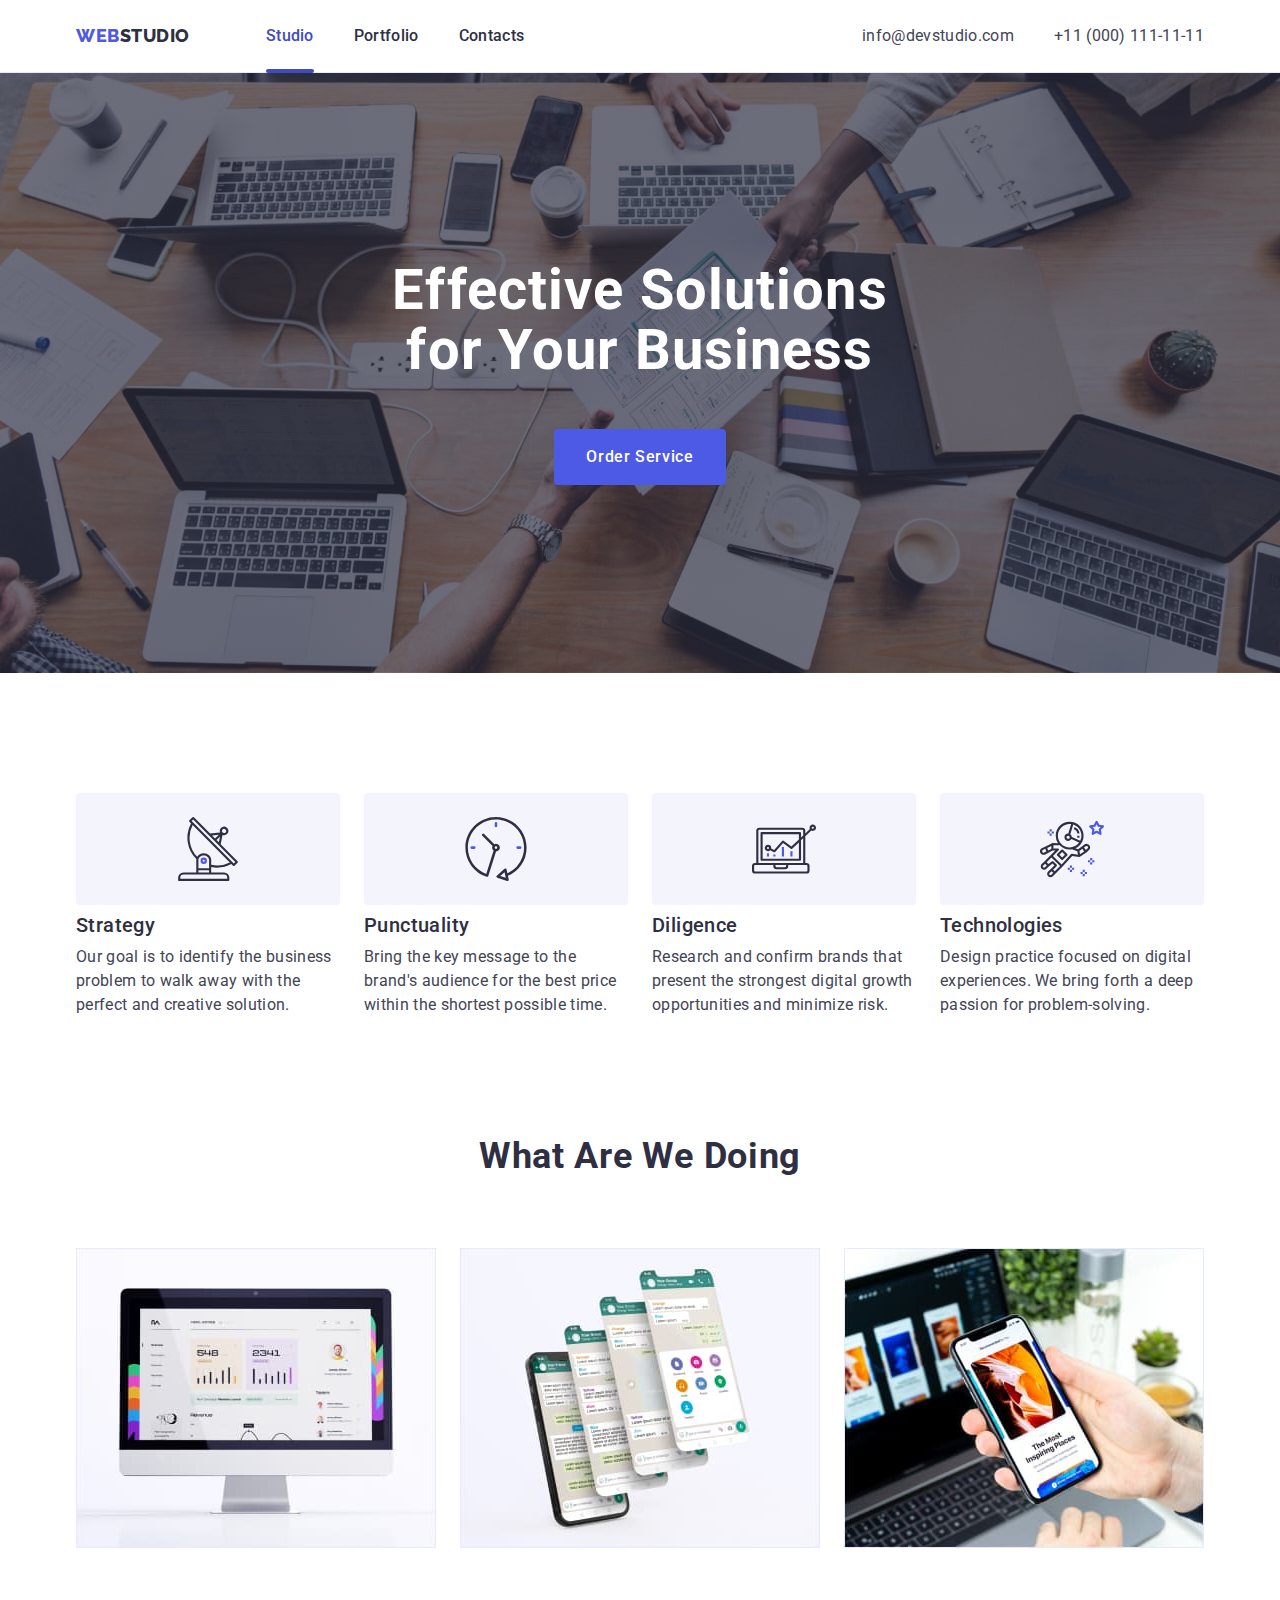
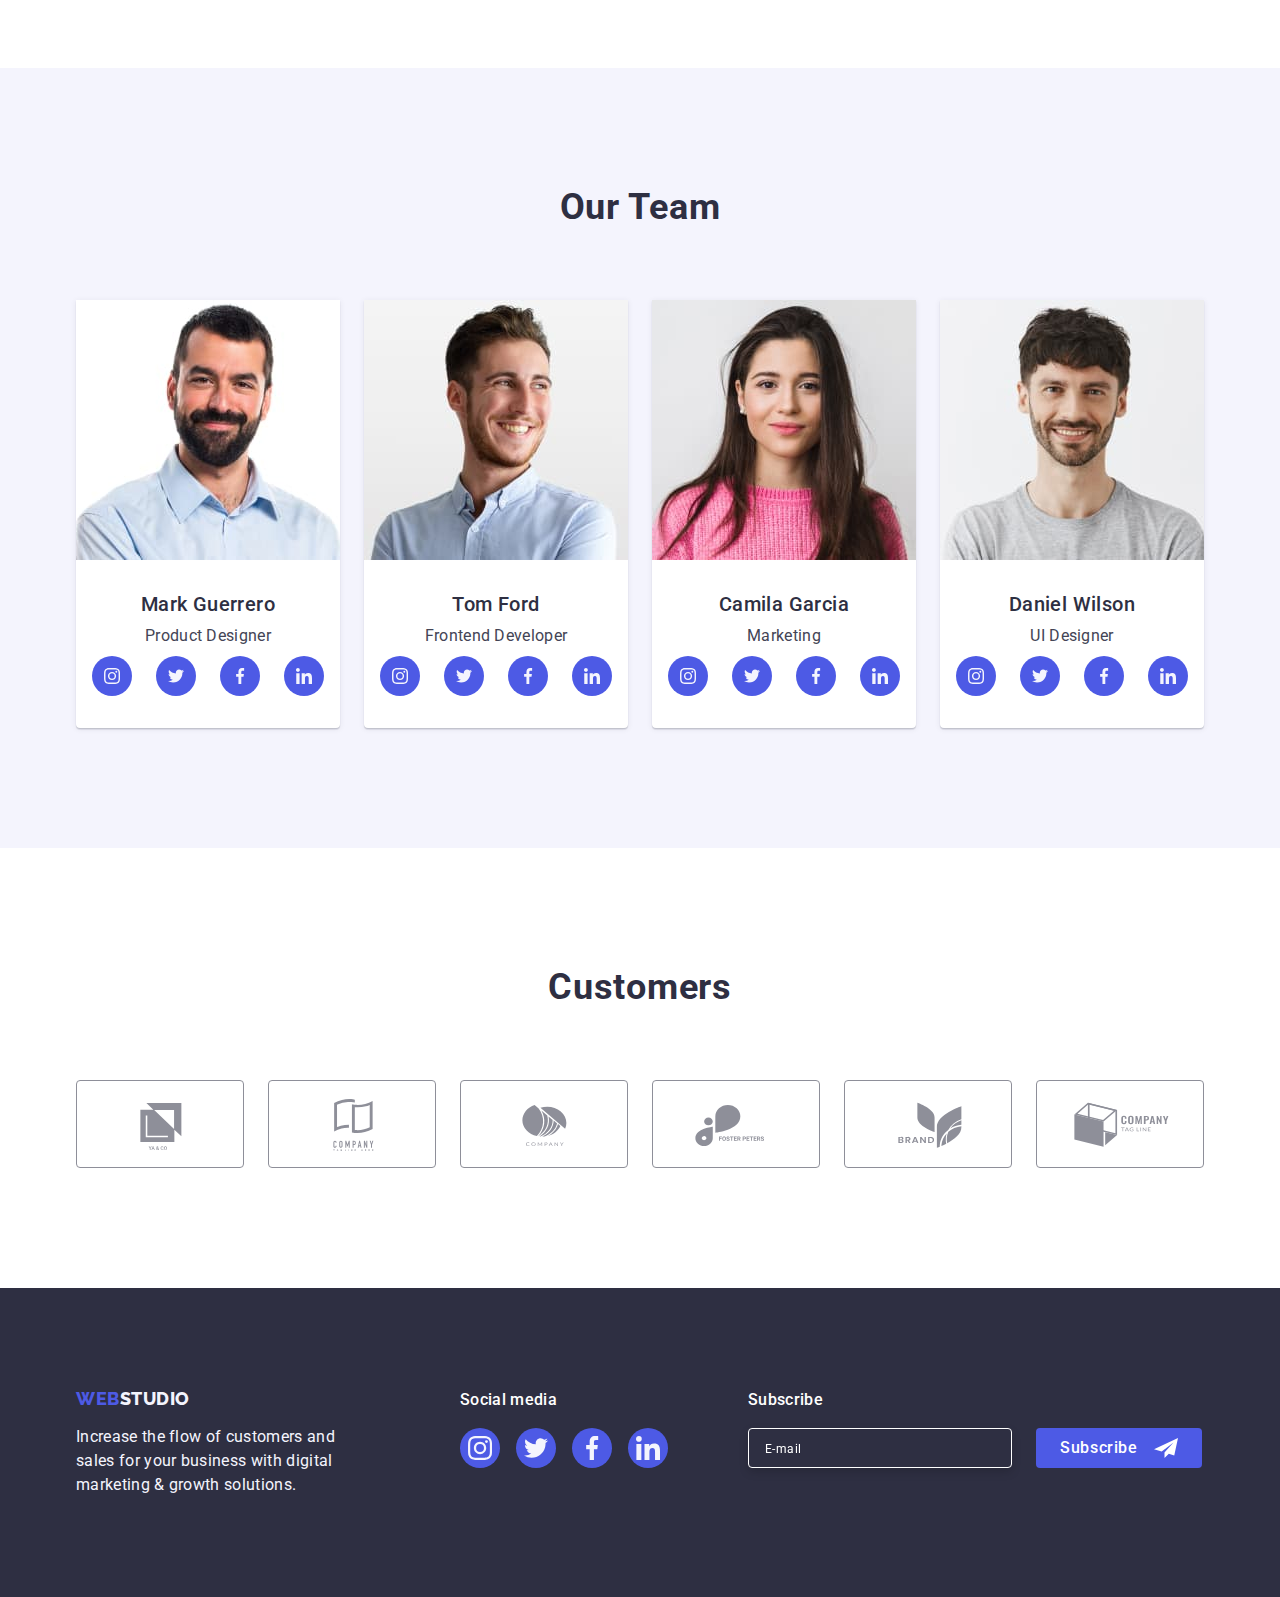
<file: index.html>
<!DOCTYPE html>
<html lang="en">

<head>
    <meta charset="UTF-8">
    <meta http-equiv="X-UA-Compatible" content="IE=edge">
    <meta name="viewport" content="width=device-width, initial-scale=1.0">
    <title>WebStudio</title>
    <link rel="preconnect" href="https://fonts.googleapis.com">
    <link rel="preconnect" href="https://fonts.gstatic.com" crossorigin>
    <link
        href="https://fonts.googleapis.com/css2?family=Raleway:wght@800&family=Roboto:wght@400;500;700;900&display=swap"
        rel="stylesheet">
    <link rel="stylesheet"
        href="https://cdnjs.cloudflare.com/ajax/libs/modern-normalize/1.1.0/modern-normalize.min.css">
    <link rel="stylesheet" href="./css/styles.css">
</head>

<body>

    <!-- HEADER -->

    <header class="header-page">
        <div class="container header-container">
            <nav class="nav-menu">
                <a class="logo link" href="./index.html">Web<span class="logo-light-theme">Studio</span></a>
                <ul class="menu list">
                    <li class="menu-item">
                        <a class="menu-link active link" href="./index.html">Studio</a>
                    </li>
                    <li class="menu-item">
                        <a class="menu-link link" href="./portfolio.html">Portfolio</a>
                    </li>
                    <li class="menu-item">
                        <a class="menu-link link" href="">Contacts</a>
                    </li>
                </ul>
            </nav>
            <address class="address">
                <ul class="contact list">
                    <li class="contact-item">
                        <a class="contact-link link" href="mailto:info@devstudio.com">info@devstudio.com</a>
                    </li>
                    <li class="contact-item">
                        <a class="contact-link link" href="tel:+110001111111">+11 (000) 111-11-11</a>
                    </li>
                </ul>
            </address>
            <button class="modal-menu-open" type="button" data-menu-open>
                <svg class="mobil-menu-open-icon" width="32" height="22">
                    <use href="./images/icons.svg#icon-burger-menu"></use>
                </svg>
            </button>
        </div>
        <div class="mobile-menu" data-menu>
            <div class="container mobile-menu-container">
                <button class="modal-menu-close-button" type="button" data-menu-close>
                    <svg class="modal-menu-close-icon" width="8" height="8">
                        <use href="./images/icons.svg#icon-close"></use>
                    </svg>
                </button>
                <ul class="menu-open list">
                    <li class="menu-open-item">
                        <a class="menu-open-link open link" href="./index.html">Studio</a>
                    </li>
                    <li class="menu-open-item">
                        <a class="menu-open-link link" href="./portfolio.html">Portfolio</a>
                    </li>
                    <li class="menu-open-item">
                        <a class="menu-open-link link" href="">Contacts</a>
                    </li>
                </ul>
                <ul class="menu-contacts list">
                    <li class="menu-contacts-item">
                        <a class="menu-contacts-link tel link" href="tel:+110001111111">+11 (000) 111-11-11</a>
                    </li>
                    <li class="menu-contacts-item">
                        <a class="menu-contacts-link mail link" href="mailto:info@devstudio.com">info@devstudio.com</a>
                    </li>
                </ul>
                <ul class="social-list-open list">
                    <li class="social-list-open-item">
                        <a class="social-list-open-link" href="">
                            <svg class="social-list-open-icon" width="24" height="24">
                                <use href="./images/icons.svg#icon-instagram"></use>
                            </svg>
                        </a>
                    </li>
                    <li class="social-list-open-item">
                        <a class="social-list-open-link" href="">
                            <svg class="social-list-open-icon" width="24" height="24">
                                <use href="./images/icons.svg#icon-twitter"></use>
                            </svg>
                        </a>
                    </li>
                    <li class="social-list-open-item">
                        <a class="social-list-open-link" href="">
                            <svg class="social-list-open-icon" width="24" height="24">
                                <use href="./images/icons.svg#icon-facebook"></use>
                            </svg>
                        </a>
                    </li>
                    <li class="social-list-open-item">
                        <a class="social-list-open-link" href="">
                            <svg class="social-list-open-icon" width="24" height="24">
                                <use href="./images/icons.svg#icon-linkedin"></use>
                            </svg>
                        </a>
                    </li>
                </ul>
            </div>
        </div>
    </header>

    <!-- MAIN -->

    <main class="main">

        <!-- Section HERO -->

        <section class="hero">
            <div class="container">
                <h1 class="main-title">Effective Solutions for Your Business</h1>
                <button class="modal-button" type="button" data-modal-open>Order Service</button>
            </div>
        </section>

        <!-- Section FEATURES -->

        <section class="section features">
            <div class="container features-container">
                <h2 hidden class="section-title">Features</h2>
                <ul class="section-features list">
                    <li class="section-features-item">
                        <div class="icons">
                            <svg class="section-features-icon" width="64" height="64">
                                <use href="./images/icons.svg#icon-antenna"></use>
                            </svg>
                        </div>
                        <h3 class="section-subtitle">Strategy</h3>
                        <p class="section-text">Our goal is to identify the business
                            problem to walk away with the perfect and creative solution.</p>
                    </li>
                    <li class="section-features-item">
                        <div class="icons">
                            <svg class="section-features-icon" width="64" height="64">
                                <use href="./images/icons.svg#icon-clock"></use>
                            </svg>
                        </div>
                        <h3 class="section-subtitle">Punctuality</h3>
                        <p class="section-text">Bring the key message to the brand's audience for the best price within
                            the
                            shortest possible
                            time.</p>
                    </li>
                    <li class="section-features-item">
                        <div class="icons">
                            <svg class="section-features-icon" width="64" height="64">
                                <use href="./images/icons.svg#icon-diagram"></use>
                            </svg>
                        </div>
                        <h3 class="section-subtitle">Diligence</h3>
                        <p class="section-text">Research and confirm brands that present the strongest digital growth
                            opportunities and minimize
                            risk.</p>
                    </li>
                    <li class="section-features-item">
                        <div class="icons">
                            <svg class="section-features-icon" width="64" height="64">
                                <use href="./images/icons.svg#icon-astronaut"></use>
                            </svg>
                        </div>
                        <h3 class="section-subtitle">Technologies</h3>
                        <p class="section-text">Design practice focused on digital experiences. We bring forth a deep
                            passion for
                            problem-solving.</p>
                    </li>
                </ul>
            </div>
        </section>

        <!-- Section SERVICES -->

        <section class="section services">
            <div class="container services-container">
                <h2 class="section-title">What are we doing</h2>
                <ul class="section-services list">
                    <li class="section-services-item">
                        <img class="services-image" srcset="./images/services/all_in_one@2x.jpg 2x"
                            src="./images/services/all_in_one.jpg" alt="all in one PC" width="360" height="300">
                    </li>
                    <li class="section-services-item">
                        <img class="services-image" srcset="./images/services/phone@2x.jpg 2x"
                            src="./images/services/phone.jpg" alt="phone" width="360" height="300">
                    </li>
                    <li class="section-services-item">
                        <img class="services-image" srcset="./images/services/laptop@2x.jpg 2x"
                            src="./images/services/laptop.jpg" alt="laptop" width="360" height="300">
                    </li>
                </ul>
            </div>
        </section>

        <!-- Section OUR-TEAM -->

        <section class="section team">
            <div class="container team-container">
                <h2 class="section-title">Our Team</h2>
                <ul class="section-team list">
                    <li class="section-team-item">
                        <img class="team-image" srcset="./images/our_team/mark_guerrero@2x.jpg 2x"
                            src="./images/our_team/mark_guerrero.jpg" alt="mark guerrero" width="264" height="260">
                        <div class="card-content">
                            <h3 class="section-subtitle">Mark Guerrero</h3>
                            <p class="section-text">Product Designer</p>
                            <ul class="social-list list">
                                <li class="social-list-item">
                                    <a class="social-list-link" href="">
                                        <svg class="social-list-icon" width="16" height="16">
                                            <use href="./images/icons.svg#icon-instagram"></use>
                                        </svg>
                                    </a>
                                </li>
                                <li class="social-list-item">
                                    <a class="social-list-link" href="">
                                        <svg class="social-list-icon" width="16" height="16">
                                            <use href="./images/icons.svg#icon-twitter"></use>
                                        </svg>
                                    </a>
                                </li>
                                <li class="social-list-item">
                                    <a class="social-list-link" href="">
                                        <svg class="social-list-icon" width="16" height="16">
                                            <use href="./images/icons.svg#icon-facebook"></use>
                                        </svg>
                                    </a>
                                </li>
                                <li class="social-list-item">
                                    <a class="social-list-link" href="">
                                        <svg class="social-list-icon" width="16" height="16">
                                            <use href="./images/icons.svg#icon-linkedin"></use>
                                        </svg>
                                    </a>
                                </li>
                            </ul>
                        </div>
                    </li>
                    <li class="section-team-item">
                        <img class="team-image" srcset="./images/our_team/tom_ford@2x.jpg 2x"
                            src="./images/our_team/tom_ford.jpg" alt="tom ford" width="264" height="260">
                        <div class="card-content">
                            <h3 class="section-subtitle">Tom Ford</h3>
                            <p class="section-text">Frontend Developer</p>
                            <ul class="social-list list">
                                <li class="social-list-item">
                                    <a class="social-list-link" href="">
                                        <svg class="social-list-icon" width="16" height="16">
                                            <use href="./images/icons.svg#icon-instagram"></use>
                                        </svg>
                                    </a>
                                </li>
                                <li class="social-list-item">
                                    <a class="social-list-link" href="">
                                        <svg class="social-list-icon" width="16" height="16">
                                            <use href="./images/icons.svg#icon-twitter"></use>
                                        </svg>
                                    </a>
                                </li>
                                <li class="social-list-item">
                                    <a class="social-list-link" href="">
                                        <svg class="social-list-icon" width="16" height="16">
                                            <use href="./images/icons.svg#icon-facebook"></use>
                                        </svg>
                                    </a>
                                </li>
                                <li class="social-list-item">
                                    <a class="social-list-link" href="">
                                        <svg class="social-list-icon" width="16" height="16">
                                            <use href="./images/icons.svg#icon-linkedin"></use>
                                        </svg>
                                    </a>
                                </li>
                            </ul>
                        </div>
                    </li>
                    <li class="section-team-item">
                        <img class="team-image" srcset="./images/our_team/camila_garcia@2x.jpg 2x"
                            src="./images/our_team/camila_garcia.jpg" alt="camila garcia" width="264" height="260">
                        <div class="card-content">
                            <h3 class="section-subtitle">Camila Garcia</h3>
                            <p class="section-text">Marketing</p>
                            <ul class="social-list list">
                                <li class="social-list-item">
                                    <a class="social-list-link" href="">
                                        <svg class="social-list-icon" width="16" height="16">
                                            <use href="./images/icons.svg#icon-instagram"></use>
                                        </svg>
                                    </a>
                                </li>
                                <li class="social-list-item">
                                    <a class="social-list-link" href="">
                                        <svg class="social-list-icon" width="16" height="16">
                                            <use href="./images/icons.svg#icon-twitter"></use>
                                        </svg>
                                    </a>
                                </li>
                                <li class="social-list-item">
                                    <a class="social-list-link" href="">
                                        <svg class="social-list-icon" width="16" height="16">
                                            <use href="./images/icons.svg#icon-facebook"></use>
                                        </svg>
                                    </a>
                                </li>
                                <li class="social-list-item">
                                    <a class="social-list-link" href="">
                                        <svg class="social-list-icon" width="16" height="16">
                                            <use href="./images/icons.svg#icon-linkedin"></use>
                                        </svg>
                                    </a>
                                </li>
                            </ul>
                        </div>
                    </li>
                    <li class="section-team-item">
                        <img class="team-image" srcset="./images/our_team/daniel_wilson@2x.jpg 2x"
                            src="./images/our_team/daniel_wilson.jpg" alt="daniel wilson" width="264" height="260">
                        <div class="card-content">
                            <h3 class="section-subtitle">Daniel Wilson</h3>
                            <p class="section-text">UI Designer</p>
                            <ul class="social-list list">
                                <li class="social-list-item">
                                    <a class="social-list-link" href="">
                                        <svg class="social-list-icon" width="16" height="16">
                                            <use href="./images/icons.svg#icon-instagram"></use>
                                        </svg>
                                    </a>
                                </li>
                                <li class="social-list-item">
                                    <a class="social-list-link" href="">
                                        <svg class="social-list-icon" width="16" height="16">
                                            <use href="./images/icons.svg#icon-twitter"></use>
                                        </svg>
                                    </a>
                                </li>
                                <li class="social-list-item">
                                    <a class="social-list-link" href="">
                                        <svg class="social-list-icon" width="16" height="16">
                                            <use href="./images/icons.svg#icon-facebook"></use>
                                        </svg>
                                    </a>
                                </li>
                                <li class="social-list-item">
                                    <a class="social-list-link" href="">
                                        <svg class="social-list-icon" width="16" height="16">
                                            <use href="./images/icons.svg#icon-linkedin"></use>
                                        </svg>
                                    </a>
                                </li>
                            </ul>
                        </div>
                    </li>
                </ul>
            </div>
        </section>

        <!-- CUSTOMERS -->

        <section class="section customers">
            <div class="container customers-container">
                <h2 class="section-title">Customers</h2>
                <ul class="company-list list">
                    <li class="company-list-item">
                        <a class="company-list-link" href="">
                            <svg class="company-list-icon" width="104" height="56">
                                <use href="./images/icons.svg#icon-Logo-1"></use>
                            </svg>
                        </a>
                    </li>
                    <li class="company-list-item">
                        <a class="company-list-link" href="">
                            <svg class="company-list-icon" width="104" height="56">
                                <use href="./images/icons.svg#icon-Logo-2"></use>
                            </svg>
                        </a>
                    </li>
                    <li class="company-list-item">
                        <a class="company-list-link" href="">
                            <svg class="company-list-icon" width="104" height="56">
                                <use href="./images/icons.svg#icon-Logo-3"></use>
                            </svg>
                        </a>
                    </li>
                    <li class="company-list-item">
                        <a class="company-list-link" href="">
                            <svg class="company-list-icon" width="104" height="56">
                                <use href="./images/icons.svg#icon-Logo-4"></use>
                            </svg>
                        </a>
                    </li>
                    <li class="company-list-item">
                        <a class="company-list-link" href="">
                            <svg class="company-list-icon" width="104" height="56">
                                <use href="./images/icons.svg#icon-Logo-5"></use>
                            </svg>
                        </a>
                    </li>
                    <li class="company-list-item">
                        <a class="company-list-link" href="">
                            <svg class="company-list-icon" width="104" height="56">
                                <use href="./images/icons.svg#icon-Logo-6"></use>
                            </svg>
                        </a>
                    </li>
                </ul>
            </div>
        </section>

    </main>

    <!-- FOOTER -->

    <footer class="footer">
        <div class="container footer-container">
            <div class="webstudio-container">
                <a class="logo link" href="./index.html">Web<span class="logo-dark-theme">Studio</span></a>
                <p class="footer-text">Increase the flow of customers and sales for your business with digital marketing
                    &
                    growth solutions.
                </p>
            </div>
            <div class="media-container">
                <p class="media-text">Social media</p>
                <ul class="media-list list">
                    <li class="media-list-item">
                        <a class="media-list-link" href="">
                            <svg class="media-list-icon" width="24" height="24">
                                <use href="./images/icons.svg#icon-instagram"></use>
                            </svg>
                        </a>
                    </li>
                    <li class="media-list-item">
                        <a class="media-list-link" href="">
                            <svg class="media-list-icon" width="24" height="24">
                                <use href="./images/icons.svg#icon-twitter"></use>
                            </svg>
                        </a>
                    </li>
                    <li class="media-list-item">
                        <a class="media-list-link" href="">
                            <svg class="media-list-icon" width="24" height="24">
                                <use href="./images/icons.svg#icon-facebook"></use>
                            </svg>
                        </a>
                    </li>
                    <li class="media-list-item">
                        <a class="media-list-link" href="">
                            <svg class="media-list-icon" width="24" height="24">
                                <use href="./images/icons.svg#icon-linkedin"></use>
                            </svg>
                        </a>
                    </li>
                </ul>
            </div>
            <div class="subscribe-container">
                <p class="media-text">Subscribe</p>
                <form class="form-footer">
                    <label for="user_subscribe"></label>
                    <input id="user_subscribe" type="email" name="email" class="form-input-footer" placeholder="E-mail">
                    <button class="modal-button-footer" type="submit">Subscribe
                        <svg class="subscribe-icon" width="24" height="24">
                            <use href="./images/icons.svg#icon-plane"></use>>
                        </svg>
                    </button>
                </form>
            </div>
        </div>

    </footer>

    <div class="backdrop is-hidden" data-modal>
        <div class="modal">
            <button class="modal-close-btn" type="button" data-modal-close>
                <svg class="modal-close-btn-icon" width="8" height="8">
                    <use href="./images/icons.svg#icon-close"></use>
                </svg>
            </button>
            <p class="modal-title">Leave your contacts and we will call you back</p>
            <form class="modal-form">

                <label class="modal-form-field">
                    <span class="modal-form-input-desc">Name</span>
                    <span class="modal-form-input-wrapper">
                        <input class="modal-form-input" type="text" name="user_name">
                        <svg class="modal-form-input-icon" width="18" height="18">
                            <use href="./images/icons.svg#icon-person"></use>
                        </svg>
                    </span>
                </label>

                <label class="modal-form-field">
                    <span class="modal-form-input-desc">Phone</span>
                    <span class="modal-form-input-wrapper">
                        <input class="modal-form-input" type="tel" name="user_phone">
                        <svg class="modal-form-input-icon" width="18" height="24">
                            <use href="./images/icons.svg#icon-phone"></use>
                        </svg>
                    </span>
                </label>

                <label class="modal-form-field">
                    <span class="modal-form-input-desc">Email</span>
                    <span class="modal-form-input-wrapper">
                        <input class="modal-form-input" type="email" name="user_mail">
                        <svg class="modal-form-input-icon" width="18" height="24">
                            <use href="./images/icons.svg#icon-email"></use>
                        </svg>
                    </span>
                </label>

                <label class="modal-form-message-field">
                    <span class="modal-form-input-desc">Comment</span>
                    <textarea class="modal-form-message" name="user_message" placeholder="Text input"></textarea>
                </label>

                <input class="modal-form-check visually-hidden" id="user_policy" type="checkbox" name="user_policy">

                <label class="modal-form-check-desc" for="user_policy">
                    <span class="modal-form-checkbox">
                        <svg class="modal-form-check-icon" width="10" height="8">
                            <use href="./images/icons.svg#icon-check"></use>
                        </svg>
                    </span>
                    I accept the terms and conditions of the&nbsp
                    <a class="privacy-policy" href="">Privacy Policy</a>
                </label>

                <button class="modal-button-submit" type="submit">Send</button>
            </form>
        </div>
    </div>

    <!-- MODAL WINDOWS SCRIPT -->
    <script src="./js/mobile-menu.js"></script>
    <script src="./js/modal.js"></script>

</body>

</html>
</file>
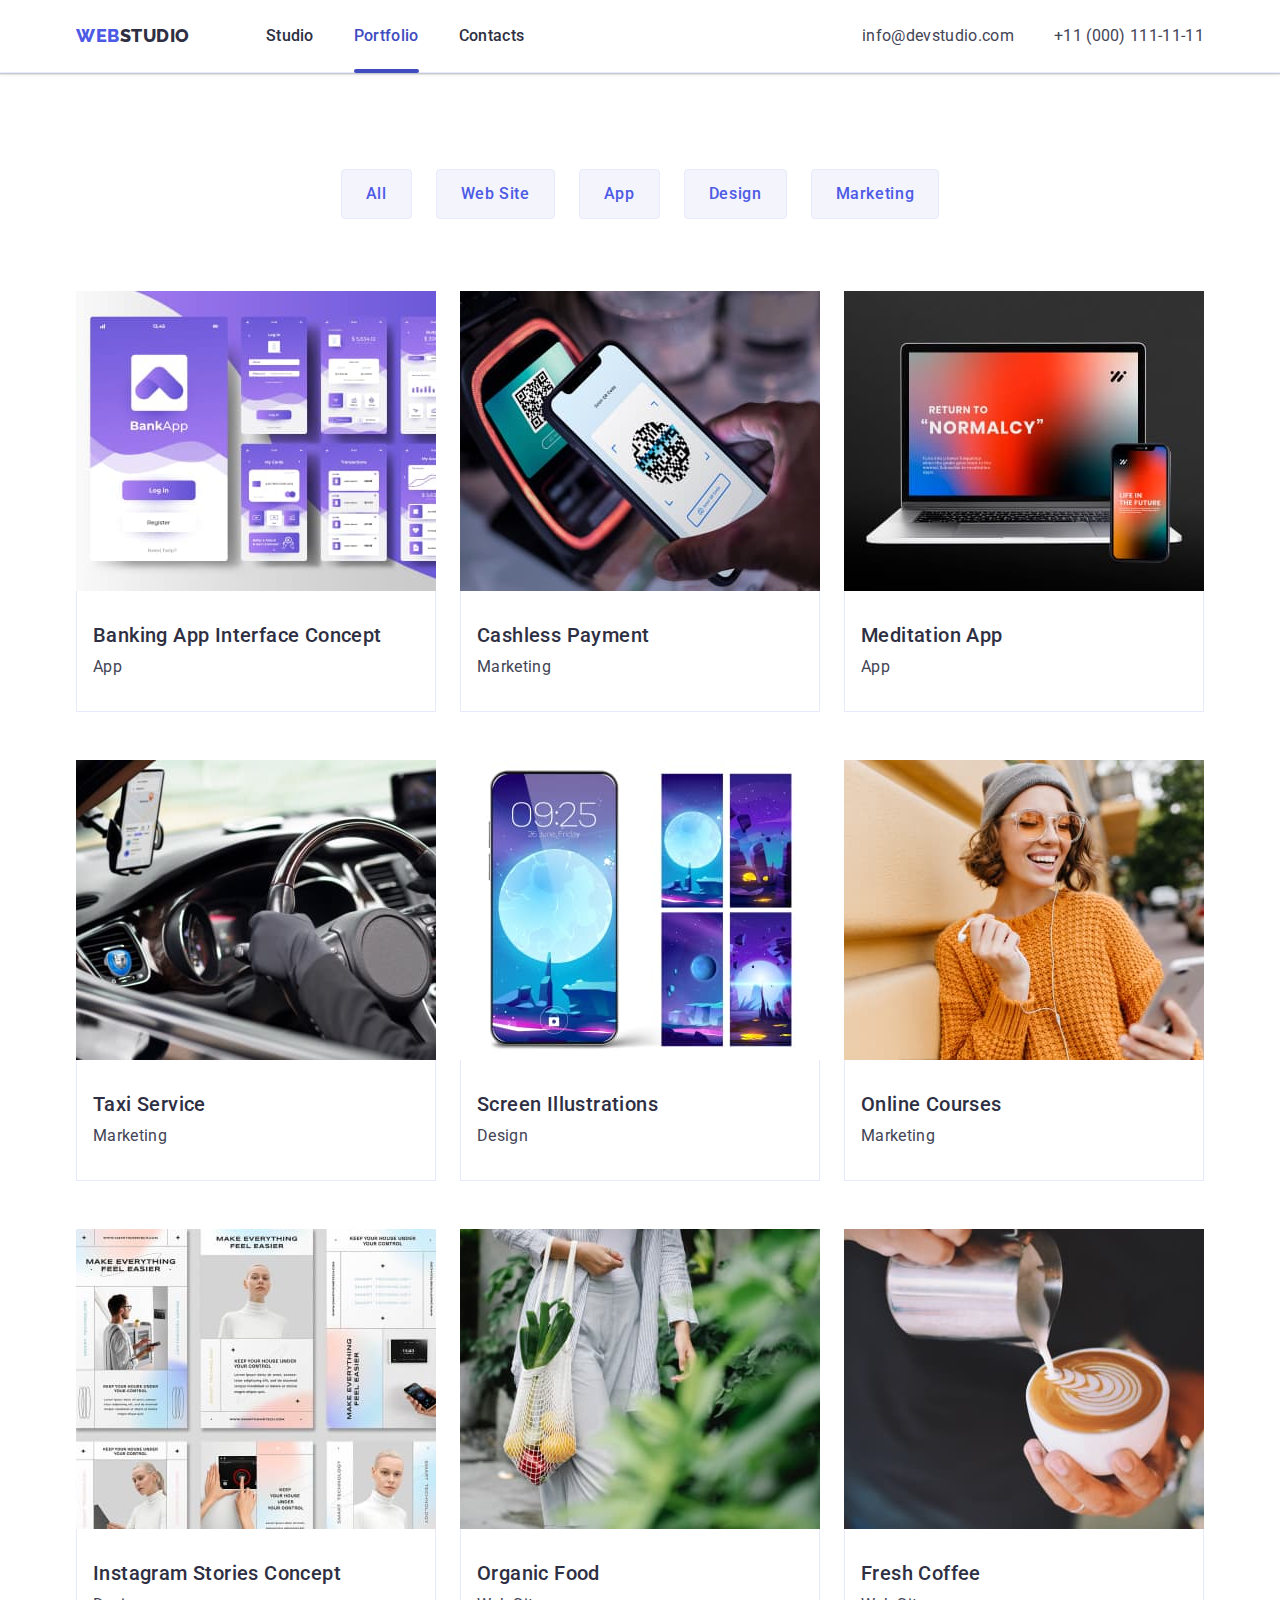
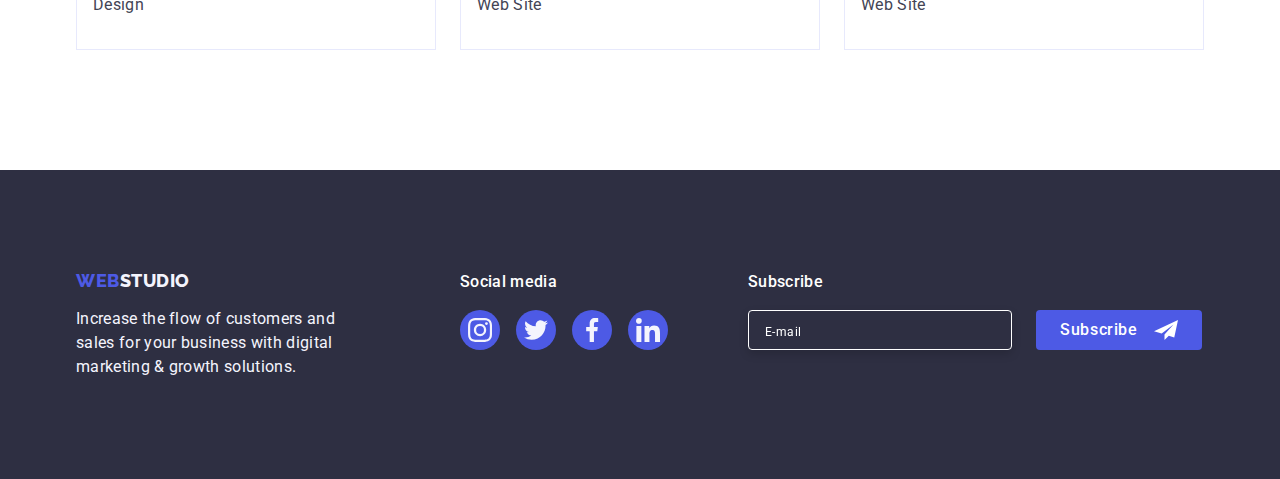
<file: portfolio.html>
<!DOCTYPE html>
<html lang="en">

<head>
    <meta charset="UTF-8">
    <meta http-equiv="X-UA-Compatible" content="IE=edge">
    <meta name="viewport" content="width=device-width, initial-scale=1.0">
    <title>Portfolio</title>
    <link rel="preconnect" href="https://fonts.googleapis.com">
    <link rel="preconnect" href="https://fonts.gstatic.com" crossorigin>
    <link
        href="https://fonts.googleapis.com/css2?family=Raleway:wght@800&family=Roboto:wght@400;500;700;900&display=swap"
        rel="stylesheet">
    <link rel="stylesheet"
        href="https://cdnjs.cloudflare.com/ajax/libs/modern-normalize/1.1.0/modern-normalize.min.css">
    <link rel="stylesheet" href="./css/styles.css">
</head>

<body>

    <!-- HEADER -->

    <header class="header-page">
        <div class="container header-container">
            <nav class="nav-menu">
                <a class="logo link" href="./index.html">Web<span class="logo-light-theme">Studio</span></a>
                <ul class="menu list">
                    <li class="menu-item">
                        <a class="menu-link link" href="./index.html">Studio</a>
                    </li>
                    <li class="menu-item">
                        <a class="menu-link active link" href="./portfolio.html">Portfolio</a>
                    </li>
                    <li class="menu-item">
                        <a class="menu-link link" href="">Contacts</a>
                    </li>
                </ul>
            </nav>
            <address class="address">
                <ul class="contact list">
                    <li class="contact-item">
                        <a class="contact-link link" href="mailto:info@devstudio.com">info@devstudio.com</a>
                    </li>
                    <li class="contact-item">
                        <a class="contact-link link" href="tel:+110001111111">+11 (000) 111-11-11</a>
                    </li>
                </ul>
            </address>
            <button class="modal-menu-open" type="button" data-menu-open>
                <svg class="mobil-menu-open-icon" width="32" height="22">
                    <use href="./images/icons.svg#icon-burger-menu"></use>
                </svg>
            </button>
        </div>
        <div class="mobile-menu" data-menu>
            <div class="container mobile-menu-container">
                <button class="modal-menu-close-button" type="button" data-menu-close>
                    <svg class="modal-menu-close-icon" width="8" height="8">
                        <use href="./images/icons.svg#icon-close"></use>
                    </svg>
                </button>
                <ul class="menu-open list">
                    <li class="menu-open-item">
                        <a class="menu-open-link link" href="./index.html">Studio</a>
                    </li>
                    <li class="menu-open-item">
                        <a class="menu-open-link open link" href="./portfolio.html">Portfolio</a>
                    </li>
                    <li class="menu-open-item">
                        <a class="menu-open-link link" href="">Contacts</a>
                    </li>
                </ul>
                <ul class="menu-contacts list">
                    <li class="menu-contacts-item">
                        <a class="menu-contacts-link tel link" href="tel:+110001111111">+11 (000) 111-11-11</a>
                    </li>
                    <li class="menu-contacts-item">
                        <a class="menu-contacts-link mail link" href="mailto:info@devstudio.com">info@devstudio.com</a>
                    </li>
                </ul>
                <ul class="social-list-open list">
                    <li class="social-list-open-item">
                        <a class="social-list-open-link" href="">
                            <svg class="social-list-open-icon" width="24" height="24">
                                <use href="./images/icons.svg#icon-instagram"></use>
                            </svg>
                        </a>
                    </li>
                    <li class="social-list-open-item">
                        <a class="social-list-open-link" href="">
                            <svg class="social-list-open-icon" width="24" height="24">
                                <use href="./images/icons.svg#icon-twitter"></use>
                            </svg>
                        </a>
                    </li>
                    <li class="social-list-open-item">
                        <a class="social-list-open-link" href="">
                            <svg class="social-list-open-icon" width="24" height="24">
                                <use href="./images/icons.svg#icon-facebook"></use>
                            </svg>
                        </a>
                    </li>
                    <li class="social-list-open-item">
                        <a class="social-list-open-link" href="">
                            <svg class="social-list-open-icon" width="24" height="24">
                                <use href="./images/icons.svg#icon-linkedin"></use>
                            </svg>
                        </a>
                    </li>
                </ul>
            </div>
        </div>
    </header>

    <!-- MAIN -->

    <main class="main">

        <!-- PORTFOLIO -->

        <section class="portfolio">
            <div class="container">
                <h1 hidden>Portfolio</h1>

                <!-- FILTER -->

                <ul class="filter list">
                    <li class="filter-item">
                        <button class="filter-button" type="button">All</button>
                    </li>
                    <li class="filter-item">
                        <button class="filter-button" type="button">Web Site</button>
                    </li>
                    <li class="filter-item">
                        <button class="filter-button" type="button">App</button>
                    </li>
                    <li class="filter-item">
                        <button class="filter-button" type="button">Design</button>
                    </li>
                    <li class="filter-item">
                        <button class="filter-button" type="button">Marketing</button>
                    </li>
                </ul>

                <!-- COLLECTION -->

                <ul class="collection list">
                    <li class="collection-item">
                        <a class="collection-link link" href="">
                            <div class="overlay-wrapper">

                                <picture>

                                    <source
                                        srcset="./images/collection/desktop/app_one.jpg 1x, ./images/collection/desktop/app_one@2x.jpg 2x"
                                        media="(min-width: 1158px)">
                                    <source
                                        srcset="./images/collection/tablet/app_one_tablet.jpg 1x, ./images/collection/tablet/app_one_tablet@2x.jpg 2x"
                                        media="(min-width: 768px)">
                                    <source
                                        srcset="./images/collection/mobile/app_one_mobile.jpg 1x, ./images/collection/mobile/app_one_mobile@2x.jpg 2x"
                                        media="(max-width: 767px)">

                                    <img class="collection-image" src="./images/collection/desktop/app_one.jpg"
                                        alt="banking app">
                                </picture>

                                <p class="overlay">14 Stylish and User-Friendly App Design Concepts · Task Manager App ·
                                    Calorie Tracker App · Exotic Fruit Ecommerce App ·
                                    Cloud Storage App</p>
                            </div>
                            <div class="card-info">
                                <h2 class="section-subtitle">Banking App Interface Concept</h2>
                                <p class="section-text">App</p>
                            </div>
                        </a>
                    </li>
                    <li class="collection-item">
                        <a class="collection-link link" href="">
                            <div class="overlay-wrapper">

                                <picture>

                                    <source
                                        srcset="./images/collection/desktop/marketing_one.jpg 1x, ./images/collection/desktop/marketing_one@2x.jpg 2x"
                                        media="(min-width: 1158px)">
                                    <source
                                        srcset="./images/collection/tablet/marketing_one_tablet.jpg 1x, ./images/collection/tablet/marketing_one_tablet@2x.jpg 2x"
                                        media="(min-width: 768px)">
                                    <source
                                        srcset="./images/collection/mobile/marketing_one_mobile.jpg 1x, ./images/collection/mobile/marketing_one_mobile@2x.jpg 2x"
                                        media="(max-width: 767px)">

                                    <img class="collection-image" src="./images/collection/desktop/marketing_one.jpg"
                                        alt="cashless payment">
                                </picture>

                                <p class="overlay">14 Stylish and User-Friendly App Design Concepts · Task Manager App ·
                                    Calorie Tracker App · Exotic Fruit Ecommerce App ·
                                    Cloud Storage App</p>
                            </div>
                            <div class="card-info">
                                <h2 class="section-subtitle">Cashless Payment</h2>
                                <p class="section-text">Marketing</p>
                            </div>
                        </a>
                    </li>
                    <li class="collection-item">
                        <a class="collection-link link" href="">
                            <div class="overlay-wrapper">

                                <picture>

                                    <source
                                        srcset="./images/collection/desktop/app_two.jpg 1x, ./images/collection/desktop/app_two@2x.jpg 2x"
                                        media="(min-width: 1158px)">
                                    <source
                                        srcset="./images/collection/tablet/app_two_tablet.jpg 1x, ./images/collection/tablet/app_two_tablet@2x.jpg 2x"
                                        media="(min-width: 768px)">
                                    <source
                                        srcset="./images/collection/mobile/app_two_mobile.jpg 1x, ./images/collection/mobile/app_two_mobile@2x.jpg 2x"
                                        media="(max-width: 767px)">

                                    <img class="collection-image" src="./images/collection/desktop/app_two.jpg"
                                        alt="meditation app">
                                </picture>

                                <p class="overlay">14 Stylish and User-Friendly App Design Concepts · Task Manager App ·
                                    Calorie Tracker App · Exotic Fruit Ecommerce App ·
                                    Cloud Storage App</p>
                            </div>
                            <div class="card-info">
                                <h2 class="section-subtitle">Meditation App</h2>
                                <p class="section-text">App</p>
                            </div>
                        </a>
                    </li>
                    <li class="collection-item">
                        <a class="collection-link link" href="">
                            <div class="overlay-wrapper">

                                <picture>

                                    <source
                                        srcset="./images/collection/desktop/marketing_two.jpg 1x, ./images/collection/desktop/marketing_two@2x.jpg 2x"
                                        media="(min-width: 1158px)">
                                    <source
                                        srcset="./images/collection/tablet/marketing_two_tablet.jpg 1x, ./images/collection/tablet/marketing_two_tablet@2x.jpg 2x"
                                        media="(min-width: 768px)">
                                    <source
                                        srcset="./images/collection/mobile/marketing_two_mobile.jpg 1x, ./images/collection/mobile/marketing_two_mobile@2x.jpg 2x"
                                        media="(max-width: 767px)">

                                    <img class="collection-image" src="./images/collection/desktop/marketing_two.jpg"
                                        alt="taxi service">
                                </picture>

                                <p class="overlay">14 Stylish and User-Friendly App Design Concepts · Task Manager App ·
                                    Calorie Tracker App · Exotic Fruit Ecommerce App ·
                                    Cloud Storage App</p>
                            </div>
                            <div class="card-info">
                                <h2 class="section-subtitle">Taxi Service</h2>
                                <p class="section-text">Marketing</p>
                            </div>
                        </a>
                    </li>
                    <li class="collection-item">
                        <a class="collection-link link" href="">
                            <div class="overlay-wrapper">

                                <picture>

                                    <source
                                        srcset="./images/collection/desktop/design_one.jpg 1x, ./images/collection/desktop/design_one@2x.jpg 2x"
                                        media="(min-width: 1158px)">
                                    <source
                                        srcset="./images/collection/tablet/design_one_tablet.jpg 1x, ./images/collection/tablet/design_one_tablet@2x.jpg 2x"
                                        media="(min-width: 768px)">
                                    <source
                                        srcset="./images/collection/mobile/design_one_mobile.jpg 1x, ./images/collection/mobile/design_one_mobile@2x.jpg 2x"
                                        media="(max-width: 767px)">

                                    <img class="collection-image" src="./images/collection/desktop/design_one.jpg"
                                        alt="screen illustrations">
                                </picture>

                                <p class="overlay">14 Stylish and User-Friendly App Design Concepts · Task Manager App ·
                                    Calorie Tracker App · Exotic Fruit Ecommerce App ·
                                    Cloud Storage App</p>
                            </div>
                            <div class="card-info">
                                <h2 class="section-subtitle">Screen Illustrations</h2>
                                <p class="section-text">Design</p>
                            </div>
                        </a>
                    </li>
                    <li class="collection-item">
                        <a class="collection-link link" href="">
                            <div class="overlay-wrapper">

                                <picture>

                                    <source
                                        srcset="./images/collection/desktop/marketing_three.jpg 1x, ./images/collection/desktop/marketing_three@2x.jpg 2x"
                                        media="(min-width: 1158px)">
                                    <source
                                        srcset="./images/collection/tablet/marketing_three_tablet.jpg 1x, ./images/collection/tablet/marketing_three_tablet@2x.jpg 2x"
                                        media="(min-width: 768px)">
                                    <source
                                        srcset="./images/collection/mobile/marketing_three_mobile.jpg 1x, ./images/collection/mobile/marketing_three_mobile@2x.jpg 2x"
                                        media="(max-width: 767px)">

                                    <img class="collection-image" src="./images/collection/desktop/marketing_three.jpg"
                                        alt="online courses">
                                </picture>

                                <p class="overlay">14 Stylish and User-Friendly App Design Concepts · Task Manager App ·
                                    Calorie Tracker App · Exotic Fruit Ecommerce App ·
                                    Cloud Storage App</p>
                            </div>
                            <div class="card-info">
                                <h2 class="section-subtitle">Online Courses</h2>
                                <p class="section-text">Marketing</p>
                            </div>
                        </a>
                    </li>
                    <li class="collection-item">
                        <a class="collection-link link" href="">
                            <div class="overlay-wrapper">

                                <picture>

                                    <source
                                        srcset="./images/collection/desktop/design_two.jpg 1x, ./images/collection/desktop/design_two@2x.jpg 2x"
                                        media="(min-width: 1158px)">
                                    <source
                                        srcset="./images/collection/tablet/design_two_tablet.jpg 1x, ./images/collection/tablet/design_two_tablet@2x.jpg 2x"
                                        media="(min-width: 768px)">
                                    <source
                                        srcset="./images/collection/mobile/design_two_mobile.jpg 1x, ./images/collection/mobile/design_two_mobile@2x.jpg 2x"
                                        media="(max-width: 767px)">

                                    <img class="collection-image" src="./images/collection/desktop/design_two.jpg"
                                        alt="instagram stories">
                                </picture>

                                <p class="overlay">14 Stylish and User-Friendly App Design Concepts · Task Manager App ·
                                    Calorie Tracker App · Exotic Fruit Ecommerce App ·
                                    Cloud Storage App</p>
                            </div>
                            <div class="card-info">
                                <h2 class="section-subtitle">Instagram Stories Concept</h2>
                                <p class="section-text">Design</p>
                            </div>
                        </a>
                    </li>
                    <li class="collection-item">
                        <a class="collection-link link" href="">
                            <div class="overlay-wrapper">

                                <picture>

                                    <source
                                        srcset="./images/collection/desktop/website_one.jpg 1x, ./images/collection/desktop/website_one@2x.jpg 2x"
                                        media="(min-width: 1158px)">
                                    <source
                                        srcset="./images/collection/tablet/website_one_tablet.jpg 1x, ./images/collection/tablet/website_one_tablet@2x.jpg 2x"
                                        media="(min-width: 768px)">
                                    <source
                                        srcset="./images/collection/mobile/website_one_mobile.jpg 1x, ./images/collection/mobile/website_one_mobile@2x.jpg 2x"
                                        media="(max-width: 767px)">

                                    <img class="collection-image" src="./images/collection/desktop/website_one.jpg"
                                        alt="organic food">
                                </picture>

                                <p class="overlay">14 Stylish and User-Friendly App Design Concepts · Task Manager App ·
                                    Calorie Tracker App · Exotic Fruit Ecommerce App ·
                                    Cloud Storage App</p>
                            </div>
                            <div class="card-info">
                                <h2 class="section-subtitle">Organic Food</h2>
                                <p class="section-text">Web Site</p>
                            </div>
                        </a>
                    </li>
                    <li class="collection-item">
                        <a class="collection-link link" href="">
                            <div class="overlay-wrapper">

                                <picture>

                                    <source
                                        srcset="./images/collection/desktop/website_two.jpg 1x, ./images/collection/desktop/website_two@2x.jpg 2x"
                                        media="(min-width: 1158px)">
                                    <source
                                        srcset="./images/collection/tablet/website_two_tablet.jpg 1x, ./images/collection/tablet/website_two_tablet@2x.jpg 2x"
                                        media="(min-width: 768px)">
                                    <source
                                        srcset="./images/collection/mobile/website_two_mobile.jpg 1x, ./images/collection/mobile/website_two_mobile@2x.jpg 2x"
                                        media="(max-width: 767px)">

                                    <img class="collection-image" src="./images/collection/desktop/website_two.jpg"
                                        alt="fresh coffee">
                                </picture>

                                <p class="overlay">14 Stylish and User-Friendly App Design Concepts · Task Manager App ·
                                    Calorie Tracker App · Exotic Fruit Ecommerce App ·
                                    Cloud Storage App</p>
                            </div>
                            <div class="card-info">
                                <h2 class="section-subtitle">Fresh Coffee</h2>
                                <p class="section-text">Web Site</p>
                            </div>
                        </a>
                    </li>
                </ul>
            </div>
        </section>
    </main>

    <!-- FOOTER -->

    <footer class="footer">
        <div class="container footer-container">
            <div class="webstudio-container">
                <a class="logo link" href="./index.html">Web<span class="logo-dark-theme">Studio</span></a>
                <p class="footer-text">Increase the flow of customers and sales for your business with digital marketing
                    &
                    growth solutions.
                </p>
            </div>
            <div class="media-container">
                <p class="media-text">Social media</p>
                <ul class="media-list list">
                    <li class="media-list-item">
                        <a class="media-list-link" href="">
                            <svg class="media-list-icon" width="24" height="24">
                                <use href="./images/icons.svg#icon-instagram"></use>
                            </svg>
                        </a>
                    </li>
                    <li class="media-list-item">
                        <a class="media-list-link" href="">
                            <svg class="media-list-icon" width="24" height="24">
                                <use href="./images/icons.svg#icon-twitter"></use>
                            </svg>
                        </a>
                    </li>
                    <li class="media-list-item">
                        <a class="media-list-link" href="">
                            <svg class="media-list-icon" width="24" height="24">
                                <use href="./images/icons.svg#icon-facebook"></use>
                            </svg>
                        </a>
                    </li>
                    <li class="media-list-item">
                        <a class="media-list-link" href="">
                            <svg class="media-list-icon" width="24" height="24">
                                <use href="./images/icons.svg#icon-linkedin"></use>
                            </svg>
                        </a>
                    </li>
                </ul>
            </div>
            <div class="subscribe-container">
                <p class="media-text">Subscribe</p>
                <form class="form-footer">
                    <input type="email" name="email" class="form-input-footer" placeholder="E-mail">
                    <button class="modal-button-footer" type="submit">Subscribe
                        <svg class="subscribe-icon" width="24" height="24">
                            <use href="./images/icons.svg#icon-plane"></use>>
                        </svg>
                    </button>
                </form>
            </div>
        </div>

    </footer>

    <script src="./js/mobile-menu.js"></script>

</body>

</html>
</file>
<file: css/styles.css>
/* html {
  box-sizing: border-box;
}

*,
*::before,
*::after {
  box-sizing: inherit;
} */

:root {
  --primary-font: "Roboto", sans-serif;
  --secondary-font: "Raleway", sans-serif;
  --primary-text-color: #434455;
  --secondary-text-color: #2e2f42;
  --primary-bg-color: #ffffff;
  --secondary-bg-color: #2e2f42;
  --primary-accent-color: #404bbf;
  --secondary-accent-color: #ffffff;
  --default-accent-color: #8e8f99;
  --default-icons-color: #f4f4fd;
  --transition-dur-and-func: 250ms cubic-bezier(0.4, 0, 0.2, 1);
}

body {
  font-family: var(--primary-font);
  letter-spacing: 0.02em;
  color: var(--primary-text-color);
  background-color: var(--primary-bg-color);
}
h1,
h2,
h3,
h4,
h5,
h6,
p {
  margin-top: 0;
  margin-bottom: 0;
}

ul,
ol {
  margin-top: 0;
  margin-bottom: 0;
  padding-left: 0;
}

img {
  display: block;
  /* max-width: 100%;
  height: auto; */
}

.list {
  list-style: none;
}
.link {
  text-decoration: none;
}

.visually-hidden {
  position: absolute;
  width: 1px;
  height: 1px;
  margin: -1px;
  border: 0;

  clip: rect(0 0 0 0);
  overflow: hidden;
}

/* *************************************************************************************************** */

/* ======================================================================================================
==============================================    HEADER      ===========================================
====================================================================================================== */

.container {
  padding-left: 16px;
  padding-right: 16px;
}

@media screen and (min-width: 428px) {
  .container {
    width: 428px;
    margin-left: auto;
    margin-right: auto;
  }
}

@media screen and (min-width: 768px) {
  .container {
    width: 768px;
  }
}

@media screen and (min-width: 1158px) {
  .container {
    width: 1158px;
    padding-left: 15px;
    padding-right: 15px;
  }
}

@media screen and (min-width: 428px) and (max-width: 767px) {
  .social-list-open {
    gap: 56px;
  }
}

@media screen and (max-width: 767px) {
  .menu {
    display: none;
  }
  .address {
    display: none;
  }

  .modal-menu-open {
    background-color: transparent;
    border: none;
    padding: 0;
    /* Для прибирання випадаючих хвостиків від тексту або line-height: 0; або height: 22px; */
    line-height: 0;
    /* height: 22px; */
  }

  .mobile-menu {
    position: fixed;
    width: 100%;
    height: 100%;
    max-height: 796px;
    z-index: 555;
    top: 0;
    left: 0;
    background-color: var(--primary-bg-color);
    /* Для затемнення основного контенту під мобільним меню */
    /* box-shadow: 0 0 0 100vmax rgba(0, 0, 0, 0.8); */
    /* Для прокручування модального вікна, коли у ньому переповнений контент */
    /* overflow-y: scroll; */

    opacity: 0;
    visibility: hidden;
    pointer-events: none;
  }

  .mobile-menu.is-open {
    opacity: 1;
    visibility: visible;
    pointer-events: auto;
  }

  .mobile-menu-container {
    position: relative;
    display: flex;
    flex-direction: column;
    height: 100%;
    padding-top: 80px;
    padding-bottom: 40px;
    padding-left: 40px;
    padding-right: 40px;
  }

  .mobil-menu-open-icon {
    stroke: #2e2f42;
  }

  .modal-menu-close-button {
    position: absolute;
    top: 24px;
    right: 24px;
    background-color: #e7e9fc;
    border: 1px solid rgba(0, 0, 0, 0.1);
    padding: 0;
    line-height: 0;
    width: 24px;
    height: 24px;
    border-radius: 50%;
    cursor: pointer;
    transition: background-color var(--transition-dur-and-func),
      border var(--transition-dur-and-func);
  }

  .modal-menu-close-button:hover,
  .modal-menu-close-button:focus {
    border: none;
    background-color: var(--primary-accent-color);
  }

  .modal-menu-close-icon {
    transition: fill var(--transition-dur-and-func);
  }

  .modal-menu-close-button:hover .modal-menu-close-icon,
  .modal-menu-close-button:focus .modal-menu-close-icon {
    fill: var(--secondary-accent-color);
  }

  .menu-open .link {
    font-weight: 700;
    font-size: 36px;
    line-height: 1.11;

    color: var(--secondary-text-color);

    transition: color var(--transition-dur-and-func);
  }

  .menu-open .link:hover,
  .menu-open .link:focus {
    color: var(--primary-accent-color);
  }

  .menu-open-item:not(:last-child) {
    margin-bottom: 40px;
  }

  .menu-open-link.open {
    color: var(--primary-accent-color);
  }

  .menu-open {
    margin-bottom: auto;
  }

  .menu-contacts-link.tel {
    font-weight: 700;
    font-size: 36px;
    line-height: 1.11;

    color: #4d5ae5;
  }
  .menu-contacts-link.mail {
    font-weight: 500;
    font-size: 20px;
    line-height: 1.2;

    color: var(--primary-text-color);

    transition: color var(--transition-dur-and-func);
  }

  .menu-contacts-link.mail:hover,
  .menu-contacts-link.mail:focus {
    color: var(--primary-accent-color);
  }

  .menu-contacts-item:not(:last-child) {
    margin-bottom: 40px;
  }

  .social-list-open {
    display: flex;
    align-items: center;
    justify-content: space-between;
    margin-top: 48px;
  }

  .social-list-open-link {
    display: flex;
    justify-content: center;
    align-items: center;
    width: 40px;
    height: 40px;
    border-radius: 50%;
    background-color: #4d5ae5;

    transition: background-color var(--transition-dur-and-func);
  }

  .social-list-open-link:hover,
  .social-list-open-link:focus {
    background-color: var(--primary-accent-color);
  }

  .social-list-open-icon {
    fill: var(--default-icons-color);
  }
  .header-page {
    padding-top: 24px;
    padding-bottom: 24px;
  }

  .header-container {
    display: flex;
    align-items: center;
    justify-content: space-between;
  }
}

@media screen and (min-width: 768px) {
  .mobile-menu {
    display: none;
  }

  .modal-menu-open {
    display: none;
  }

  .header-container {
    display: flex;
    align-items: center;
  }

  .nav-menu {
    display: flex;
    align-items: center;
  }

  .menu {
    display: flex;
    align-items: center;
  }

  .menu-item:not(:last-child) {
    margin-right: 40px;
  }

  .menu .link {
    font-weight: 500;
    font-size: 16px;
    line-height: 1.5;

    color: var(--secondary-text-color);

    transition: color var(--transition-dur-and-func);
  }

  .menu .link:hover,
  .menu .link:focus {
    color: var(--primary-accent-color);
  }

  .menu-link {
    display: inline-block;
    padding-top: 24px;
    padding-bottom: 24px;
  }

  .menu-link.active {
    position: relative;
    color: var(--primary-accent-color);
  }

  .active::after {
    position: absolute;
    display: block;
    content: "";
    height: 4px;
    width: 100%;
    left: 0;
    bottom: -1px;
    background-color: var(--primary-accent-color);
    border-radius: 2px;
  }

  .address {
    font-style: normal;
    margin-left: auto;
  }

  .contact-item:not(:last-child) {
    margin-bottom: 12px;
  }
  .contact .link {
    font-size: 12px;
    line-height: 1.17;

    color: var(--primary-text-color);

    transition: color var(--transition-dur-and-func);
  }

  .contact .link:hover,
  .contact .link:focus {
    color: var(--primary-accent-color);
  }

  .logo {
    margin-right: 76px;
  }
}

.header-page {
  max-width: 1440px;
  margin-left: auto;
  margin-right: auto;
  border-bottom: 1px solid #e7e9fc;
  box-shadow: 0px 2px 1px rgba(46, 47, 66, 0.08),
    0px 1px 1px rgba(46, 47, 66, 0.16), 0px 1px 6px rgba(46, 47, 66, 0.08);
}

.logo {
  font-family: var(--secondary-font);
  font-weight: 800;
  font-size: 18px;
  line-height: 1.17;

  letter-spacing: 0.03em;
  text-transform: uppercase;

  color: #4d5ae5;
}

.logo-light-theme {
  color: var(--secondary-text-color);
}

.logo-dark-theme {
  color: #f4f4fd;
}

@media screen and (min-width: 1158px) {
  .contact {
    display: flex;
    align-items: center;
  }
  .contact-item:not(:last-child) {
    margin-bottom: 0;
    margin-right: 40px;
  }
  .contact .link {
    font-size: 16px;
    line-height: 1.5;
  }
}

/* *************************************************************************************************** */

/* ======================================================================================================
==============================================    HERO      ===========================================
====================================================================================================== */

.hero {
  max-width: 1440px;
  background-image: linear-gradient(
      rgba(46, 47, 66, 0.7),
      rgba(46, 47, 66, 0.7)
    ),
    url("../images/hero/people-office-mobile.jpg");
  background-color: rgba(46, 47, 66, 0.7);
  background-repeat: no-repeat;
  background-position: center;
  background-size: cover;

  margin-left: auto;
  margin-right: auto;
  padding-top: 112px;
  padding-bottom: 112px;
}

.main-title {
  display: block;
  max-width: 320px;
  margin-left: auto;
  margin-right: auto;
  padding-bottom: 72px;

  font-weight: 700;
  font-size: 36px;
  line-height: 1.11;

  letter-spacing: 0.02em;
  text-align: center;

  color: #ffffff;
}

.modal-button {
  min-width: 169px;
  display: block;
  margin-left: auto;
  margin-right: auto;
  padding-left: 32px;
  padding-right: 32px;
  padding-top: 16px;
  padding-bottom: 16px;
  border: 0;
  border-radius: 4px;

  font-family: inherit;
  font-weight: 500;
  font-size: 16px;
  line-height: 1.5;

  letter-spacing: 0.04em;

  color: #ffffff;
  background-color: #4d5ae5;
  cursor: pointer;

  transition: background-color var(--transition-dur-and-func);
}
.modal-button:hover,
.modal-button:focus {
  background-color: var(--primary-accent-color);
}

@media screen and (min-device-pixel-ratio: 2) and (max-width: 767px),
  screen and (min-resolution: 192dpi) and (max-width: 767px),
  screen and (min-resolution: 2dppx) and (max-width: 767px) {
  .hero {
    background-image: linear-gradient(
        rgba(46, 47, 66, 0.7),
        rgba(46, 47, 66, 0.7)
      ),
      url("../images/hero/people-office-mobile@2x.jpg");
  }
}

@media screen and (min-width: 768px) {
  .hero {
    background-image: linear-gradient(
        rgba(46, 47, 66, 0.7),
        rgba(46, 47, 66, 0.7)
      ),
      url("../images/hero/people-office-tablet.jpg");
  }
  .main-title {
    padding-bottom: 36px;
    max-width: 496px;
    font-size: 56px;
    line-height: 1.07;
  }
}

@media screen and (min-device-pixel-ratio: 2) and (min-width: 768px),
  screen and (min-resolution: 192dpi) and (min-width: 768px),
  screen and (min-resolution: 2dppx) and (min-width: 768px) {
  .hero {
    background-image: linear-gradient(
        rgba(46, 47, 66, 0.7),
        rgba(46, 47, 66, 0.7)
      ),
      url("../images/hero/people-office-tablet@2x.jpg");
  }
}

@media screen and (min-width: 1158px) {
  .hero {
    background-image: linear-gradient(
        rgba(46, 47, 66, 0.7),
        rgba(46, 47, 66, 0.7)
      ),
      url("../images/hero/people-office.jpg");
    padding-top: 188px;
    padding-bottom: 188px;
  }
  .main-title {
    padding-bottom: 48px;
  }
}

@media screen and (min-device-pixel-ratio: 2) and (min-width: 1158px),
  screen and (min-resolution: 192dpi) and (min-width: 1158px),
  screen and (min-resolution: 2dppx) and (min-width: 1158px) {
  .hero {
    background-image: linear-gradient(
        rgba(46, 47, 66, 0.7),
        rgba(46, 47, 66, 0.7)
      ),
      url("../images/hero/people-office@2x.jpg");
  }
}

/* *************************************************************************************************** */

/* ======================================================================================================
========================================    MODAL WINDOWS      ==========================================
====================================================================================================== */

.backdrop {
  position: fixed;
  top: 0;
  left: 0;
  width: 100%;
  height: 100%;
  background-color: rgba(46, 47, 66, 0.4);
  z-index: 101;
  transition: opacity var(--transition-dur-and-func),
    visibility var(--transition-dur-and-func);
}

.backdrop.is-hidden {
  opacity: 0;
  visibility: hidden;
  pointer-events: none;
}

.modal {
  position: absolute;
  width: 100%;
  min-height: 576px;
  padding: 72px 24px 24px 24px;
  top: 50%;
  left: 50%;
  transform: translate(-50%, -50%);
  transition: transform var(--transition-dur-and-func);

  background-color: #fcfcfc;
  box-shadow: 0px 1px 1px rgba(0, 0, 0, 0.14), 0px 1px 3px rgba(0, 0, 0, 0.12),
    0px 2px 1px rgba(0, 0, 0, 0.2);
  border-radius: 4px;
}

@media screen and (min-width: 428px) and (max-width: 767px) {
  .modal {
    width: 392px;
  }
}

@media screen and (max-width: 767px) {
  .modal {
    padding: 72px 16px 24px 16px;
  }
}

@media screen and (min-width: 768px) {
  .modal {
    width: 408px;
  }
}

.modal-close-btn {
  position: absolute;
  top: 24px;
  right: 24px;
  display: flex;
  justify-content: center;
  align-items: center;

  background-color: #e7e9fc;
  border: 1px solid rgba(0, 0, 0, 0.1);
  padding: 0;
  width: 24px;
  height: 24px;
  border-radius: 50%;
  cursor: pointer;
  transition: background-color var(--transition-dur-and-func),
    border var(--transition-dur-and-func);
}

.modal-close-btn:hover,
.modal-close-btn:focus {
  border: none;
  background-color: var(--primary-accent-color);
}

.modal-close-btn-icon {
  transition: fill var(--transition-dur-and-func);
}

.modal-close-btn:hover .modal-close-btn-icon,
.modal-close-btn:focus .modal-close-btn-icon {
  fill: var(--secondary-accent-color);
}

/* *************************************************************************************************** */

/* ======================================================================================================
========================================    FORMS      ==================================================
====================================================================================================== */

/*************************************** FORM FOOTER  ************************************************/

.form-input-footer {
  width: 264px;
  height: 40px;
  margin-right: 24px;
  padding-left: 16px;
  padding-top: 8px;
  padding-bottom: 8px;
  padding-right: 0;
  /* outline: none; */
  border: 1px solid #ffffff;
  border-radius: 4px;
  filter: drop-shadow(0px 4px 4px rgba(0, 0, 0, 0.15));
  background-color: var(--secondary-bg-color);
  color: var(--secondary-accent-color);
}

.modal-button-footer {
  display: flex;
  justify-content: center;
  align-items: center;

  min-width: 165px;
  margin-left: auto;
  margin-right: auto;
  padding-top: 8px;
  padding-right: 24px;
  padding-bottom: 8px;
  padding-left: 24px;
  border: 0;
  border-radius: 4px;

  font-family: inherit;
  font-weight: 500;
  font-size: 16px;
  line-height: 1.5;
  letter-spacing: 0.04em;

  color: #ffffff;
  background-color: #4d5ae5;
  cursor: pointer;
  transition: background-color var(--transition-dur-and-func);
}

.modal-button-footer:hover,
.modal-button-footer:focus {
  background-color: var(--primary-accent-color);
}

.subscribe-icon {
  margin-left: 16px;
}

.form-input-footer::placeholder {
  font-size: 12px;
  line-height: 2;

  letter-spacing: 0.04em;

  color: var(--secondary-accent-color);
}

/******************************************** MODAL FORMS ************************************************/

.modal-title {
  margin-bottom: 16px;
  font-weight: 500;
  font-size: 16px;
  line-height: 1.5;

  text-align: center;
  letter-spacing: 0.02em;

  color: var(--secondary-bg-color);
}

.modal-form {
  display: flex;
  flex-direction: column;
}

.modal-form-input {
  width: 100%;
  height: 40px;
  font-size: 16px;
  border: 1px solid rgba(46, 47, 66, 0.4);
  border-radius: 4px;
  padding-left: 38px;
  transition: outline var(--transition-dur-and-func),
    border-color var(--transition-dur-and-func);
}

.modal-form-input:focus {
  outline: none;
  border-color: #4d5ae5;
}

.modal-form-input-desc {
  display: block;
  margin-bottom: 4px;

  font-size: 12px;
  line-height: 1.17;
  letter-spacing: 0.04em;

  color: var(--default-accent-color);
}

.modal-form-field {
  margin-bottom: 8px;
}

.modal-form-message-field {
  margin-bottom: 16px;
}

.modal-form-input-wrapper {
  position: relative;
  display: block;
}

.modal-form-input-icon {
  position: absolute;
  left: 16px;
  top: 50%;
  width: 18px;
  height: 24px;
  transform: translate(0, -50%);
  transition: fill var(--transition-dur-and-func);
}

.modal-form-input:focus + .modal-form-input-icon {
  fill: #4d5ae5;
}

.modal-form-message {
  resize: none;
  outline: none;
  width: 100%;
  height: 120px;
  font-size: 16px;
  padding: 8px 16px;
  border: 1px solid rgba(46, 47, 66, 0.4);
  border-radius: 4px;
  transition: border-color var(--transition-dur-and-func);
}

.modal-form-message:focus {
  border-color: #4d5ae5;
}

.modal-form-message::placeholder {
  font-size: 12px;
  line-height: 1.17;
  letter-spacing: 0.04em;

  color: rgba(46, 47, 66, 0.4);
}

.modal-form-checkbox {
  display: flex;
  justify-content: center;
  align-items: center;
  width: 16px;
  height: 16px;
  border: 1px solid rgba(46, 47, 66, 0.4);
  border-radius: 2px;
  margin-right: 8px;
  transition: background-color var(--transition-dur-and-func);
}

.modal-form-check-desc {
  display: flex;
  align-items: center;
  margin-bottom: 24px;
  font-size: 12px;
  line-height: 1.17;
  letter-spacing: 0.04em;

  color: var(--default-accent-color);
}

/* .modal-form-check-icon {
  opacity: 0;
} */

/* .modal-form-check:checked + *.modal-form-checkbox {
  opacity: 1;
} */

/* .modal-form-check:checked + .modal-form-check-desc .modal-form-checkbox {
  background-color: var(--primary-accent-color);
}

.modal-form-check:focus + .modal-form-check-desc .modal-form-checkbox {
  background-color: var(--primary-accent-color);
} */

.modal-form-check-icon {
  opacity: 0;
  fill: var(--secondary-accent-color);
}

.modal-form-check:checked + * .modal-form-check-icon {
  opacity: 1;
}

.modal-form-check:checked + * .modal-form-checkbox {
  background-color: #404bbf;
}

.modal-button-submit {
  min-width: 169px;
  align-self: center;
  padding-left: 32px;
  padding-right: 32px;
  padding-top: 16px;
  padding-bottom: 16px;
  border: 0;
  border-radius: 4px;
  cursor: pointer;

  transition: background-color var(--transition-dur-and-func);

  color: #ffffff;
  background-color: #4d5ae5;
  box-shadow: 0px 4px 4px rgba(0, 0, 0, 0.15);

  font-family: inherit;
  font-weight: 500;
  font-size: 16px;
  line-height: 1.5;

  letter-spacing: 0.04em;
}

.modal-button-submit:hover,
.modal-button-submit:focus {
  background-color: var(--primary-accent-color);
}

.privacy-policy {
  color: #4d5ae5;
  transition: color var(--transition-dur-and-func);
}

.privacy-policy:hover,
.privacy-policy:focus {
  color: var(--primary-accent-color);
}

/* *************************************************************************************************** */

/* ======================================================================================================
========================================    FEATURES      ===============================================
====================================================================================================== */

.section {
  max-width: 1440px;
  margin-left: auto;
  margin-right: auto;
  padding-bottom: 120px;
}

.section.features {
  padding-top: 96px;
  padding-bottom: 96px;
}

.section-features .section-subtitle {
  margin-bottom: 8px;
  font-weight: 700;
  font-size: 36px;
  line-height: 1.11;

  letter-spacing: 0.02em;
  color: var(--secondary-text-color);
}

.section-features .section-text {
  font-weight: 500;
  font-size: 16px;
  line-height: 1.5;
}

.icons {
  display: flex;
  justify-content: center;
  align-items: center;
  width: 264px;
  height: 112px;
  background-color: #f4f4fd;
  border-radius: 4px;
  margin-bottom: 8px;
}

@media screen and (min-width: 768px) {
  .section-features {
    display: flex;
  }
}

@media screen and (min-width: 768px) and (max-width: 1157px) {
  .section-features {
    flex-wrap: wrap;
    row-gap: 72px;
    column-gap: 24px;
  }
  .section-features-item {
    width: 356px;
  }
}

@media screen and (min-width: 1158px) {
  .section.features {
    padding-top: 120px;
    padding-bottom: 120px;
  }
  .section-features-item:not(:last-child) {
    margin-right: 24px;
  }
  .section-features .section-text {
    font-weight: 400;
  }
  .section-features .section-subtitle {
    font-weight: 500;
    font-size: 20px;
    line-height: 1.2;
  }
}

@media screen and (max-width: 767px) {
  .section-features-item:not(:last-child) {
    margin-bottom: 72px;
  }
  .section-features .section-subtitle {
    text-align: center;
  }
}

@media screen and (max-width: 1157px) {
  .icons {
    display: none;
  }
}

/* *************************************************************************************************** */

/* ======================================================================================================
========================================    SERVICES      ===============================================
====================================================================================================== */

.section-title {
  font-weight: 700;
  font-size: 36px;
  line-height: 1.1;

  letter-spacing: 0.02em;
  text-align: center;
  text-transform: capitalize;

  color: var(--secondary-text-color);
}

@media screen and (max-width: 1157px) {
  .section.services {
    display: none;
  }
  .services-container {
    display: none;
  }
}

.services-container .section-title {
  margin-bottom: 72px;
}

.section-services {
  display: flex;
  align-items: center;
}

.section-services-item:not(:last-child) {
  margin-right: 24px;
}

/* *************************************************************************************************** */

/* ======================================================================================================
========================================     OUR-TEAM      =============================================
====================================================================================================== */

.section.team {
  padding-top: 96px;
  padding-bottom: 96px;
  background-color: #f4f4fd;
}

.team-container .section-title {
  margin-bottom: 72px;
}

.section-team-item {
  box-shadow: 0px 1px 6px rgba(46, 47, 66, 0.08),
    0px 1px 1px rgba(46, 47, 66, 0.16), 0px 2px 1px rgba(46, 47, 66, 0.08);
  border-radius: 0px 0px 4px 4px;
  background-color: var(--primary-bg-color);
}

.section-team .section-subtitle {
  margin-bottom: 8px;
  font-weight: 500;
  font-size: 20px;
  line-height: 1.2;

  letter-spacing: 0.02em;
  color: var(--secondary-text-color);
}

.section-team .section-text {
  margin-bottom: 8px;
  font-size: 16px;
  line-height: 1.5;
}

@media screen and (max-width: 767px) {
  .section-team-item {
    width: 264px;
    margin-left: auto;
    margin-right: auto;
  }
  .section-team-item:not(:last-child) {
    margin-bottom: 72px;
  }
}

@media screen and (min-width: 768px) {
  .section-team {
    display: flex;
  }
}

@media screen and (min-width: 768px) and (max-width: 1157px) {
  .section-team {
    flex-wrap: wrap;
    align-items: center;
    justify-content: center;
    row-gap: 64px;
    column-gap: 24px;
  }
}

@media screen and (min-width: 1158px) {
  .section.team {
    padding-top: 120px;
    padding-bottom: 120px;
  }
  .section-team-item:not(:last-child) {
    margin-right: 24px;
  }
}

.card-content {
  padding-top: 32px;
  padding-bottom: 32px;
  padding-left: 16px;
  padding-right: 16px;
  text-align: center;
}

.social-list {
  display: flex;
  justify-content: center;
  gap: 24px;
}

.social-list-link {
  display: flex;
  justify-content: center;
  align-items: center;
  width: 40px;
  height: 40px;
  border-radius: 50%;
  background-color: #4d5ae5;

  transition: background-color var(--transition-dur-and-func);
}

.social-list-link:hover,
.social-list-link:focus {
  background-color: var(--primary-accent-color);
}

.social-list-icon {
  fill: var(--default-icons-color);
}

/* *************************************************************************************************** */

/* ======================================================================================================
========================================     CUSTOMERS      =============================================
====================================================================================================== */

.section.customers {
  padding-top: 96px;
  padding-bottom: 96px;
}

.customers-container .section-title {
  margin-bottom: 72px;
}

.company-list {
  display: flex;
  justify-content: center;
  gap: 24px;
}

.company-list-link {
  display: flex;
  justify-content: center;
  align-items: center;
  /* width: 168px; */
  height: 88px;
  border: 1px solid var(--default-accent-color);
  border-radius: 4px;
  color: var(--default-accent-color);

  transition: border-color var(--transition-dur-and-func),
    color var(--transition-dur-and-func);
}

.company-list-link:hover,
.company-list-link:focus {
  border: 1px solid var(--primary-accent-color);
  border-radius: 4px;
  color: var(--primary-accent-color);
}

.company-list-icon {
  fill: currentColor;
}

@media screen and (min-width: 768px) {
  .company-list-link {
    width: 168px;
  }
}

@media screen and (min-width: 1158px) {
  .section.customers {
    padding-top: 120px;
    padding-bottom: 120px;
  }
}

@media screen and (max-width: 1157px) {
  .company-list {
    flex-wrap: wrap;
    row-gap: 72px;
  }
}

@media screen and (max-width: 767px) {
  .company-list {
    column-gap: 16px;
  }
  .company-list-link {
    max-width: 190px;
  }
  .company-list-item {
    flex-basis: calc((100% - 16px) / 2);
  }
}

/* *************************************************************************************************** */

/* ======================================================================================================
========================================     FOOTER      =============================================
====================================================================================================== */

.footer {
  background-color: var(--secondary-bg-color);
  max-width: 1440px;
  margin-left: auto;
  margin-right: auto;
  padding-top: 96px;
  padding-bottom: 96px;
}

.footer-container .logo {
  display: inline-block;
  margin-bottom: 16px;
  margin-right: 0;
}

.footer-text {
  display: block;
  max-width: 264px;
  margin-left: auto;
  margin-right: auto;
  text-align: left;

  font-size: 16px;
  line-height: 1.5;

  color: #f4f4fd;
}

.media-container .media-text,
.subscribe-container .media-text {
  margin-bottom: 16px;
}

.media-text {
  font-weight: 500;
  font-size: 16px;
  line-height: 1.5;
  text-align: center;

  letter-spacing: 0.02em;
  color: #ffffff;
}

@media screen and (max-width: 767px) {
  .footer-text {
    max-width: 268px;
  }
  .media-container {
    margin-top: 72px;
    margin-bottom: 72px;
  }
  .webstudio-container {
    text-align: center;
  }
  .form-input-footer {
    width: 100%;
  }
  .modal-button-footer {
    margin-top: 16px;
  }
}

@media screen and (min-width: 768px) {
  .footer-container {
    display: flex;
  }
  .form-footer {
    display: flex;
  }
  .media-text {
    text-align: left;
  }
}

@media screen and (min-width: 768px) and (max-width: 1157px) {
  .footer-container {
    padding-left: 108px;
  }
  .footer-container {
    flex-wrap: wrap;
    column-gap: 24px;
    row-gap: 72px;
  }
}

@media screen and (min-width: 1158px) {
  .footer-container {
    align-items: baseline;
  }
  .webstudio-container {
    margin-right: 120px;
  }
  .media-container {
    margin-right: 80px;
  }
  .footer {
    padding-top: 100px;
    padding-bottom: 100px;
  }
}

.media-list {
  display: flex;
  justify-content: center;
  gap: 16px;
}

.media-list-link {
  display: flex;
  justify-content: center;
  align-items: center;
  width: 40px;
  height: 40px;
  border-radius: 50%;
  background-color: #4d5ae5;

  transition: background-color var(--transition-dur-and-func);
}

.media-list-link:hover,
.media-list-link:focus {
  background-color: #31d0aa;
}

.media-list-icon {
  fill: var(--default-icons-color);
}

/* ======================================================================================================
========================================    PORTFOLIO      ==============================================
====================================================================================================== */

.filter .filter-button {
  font-family: inherit;
  font-weight: 500;
  font-size: 16px;
  line-height: 1.5;

  letter-spacing: 0.04em;
  border: 1px solid #e7e9fc;
  border-radius: 4px;

  color: #4d5ae5;
  background-color: #f4f4fd;
  cursor: pointer;
  transition: box-shadow var(--transition-dur-and-func),
    background-color var(--transition-dur-and-func),
    color var(--transition-dur-and-func),
    border-color var(--transition-dur-and-func);
}

.filter .filter-button:hover,
.filter .filter-button:focus {
  color: var(--secondary-accent-color);
  background-color: var(--primary-accent-color);
  box-shadow: 0px 3px 1px rgba(0, 0, 0, 0.1), 0px 2px 1px rgba(0, 0, 0, 0.08),
    0px 2px 2px rgba(0, 0, 0, 0.12);
  border: 1px solid transparent;
}

.collection .section-subtitle {
  font-weight: 500;
  font-size: 20px;
  line-height: 1.2;

  letter-spacing: 0.02em;
  color: var(--secondary-text-color);
}

.collection .section-text {
  font-size: 16px;
  line-height: 1.5;

  color: var(--primary-text-color);
}

.portfolio {
  padding-top: 96px;
  padding-bottom: 120px;
}

.filter {
  display: flex;
  justify-content: center;
  margin-bottom: 72px;
}

.filter-item:not(:last-child) {
  margin-right: 24px;
}

.filter-button {
  padding-left: 24px;
  padding-right: 24px;
  padding-top: 12px;
  padding-bottom: 12px;
  border: 1px solid #e7e9fc;
  border-radius: 4px;
}

.collection-link {
  display: block;
  transition: box-shadow var(--transition-dur-and-func);
}
.collection-link:hover,
.collection-link:focus {
  box-shadow: 0px 1px 6px rgba(46, 47, 66, 0.08),
    0px 1px 1px rgba(46, 47, 66, 0.16), 0px 2px 1px rgba(46, 47, 66, 0.08);
}

.card-info {
  padding-top: 32px;
  padding-bottom: 32px;
  padding-left: 16px;
  padding-right: 16px;
  border: 1px solid #e7e9fc;
  border-top: 0;
}

.collection .section-subtitle {
  margin-bottom: 8px;
}

@media screen and (max-width: 767px) {
  .filter {
    flex-wrap: wrap;
    row-gap: 16px;
    justify-content: start;
    margin-bottom: 48px;
  }
  .filter-button {
    padding-left: 16px;
    padding-right: 16px;
    padding-top: 8px;
    padding-bottom: 8px;
  }
  .portfolio {
    padding-top: 48px;
    padding-bottom: 48px;
  }
  .collection-item:not(:last-child) {
    margin-bottom: 48px;
  }
}

@media screen and (min-width: 768px) {
  .collection {
    display: flex;
    flex-wrap: wrap;
  }
}

@media screen and (min-width: 768px) and (max-width: 1157px) {
  .portfolio {
    padding-top: 64px;
    padding-bottom: 96px;
  }
  .filter {
    margin-bottom: 64px;
  }
  .collection {
    row-gap: 72px;
    column-gap: 24px;
  }
}

@media screen and (min-width: 1158px) {
  .collection-item:not(:nth-child(3n)) {
    margin-right: 24px;
  }
  .collection-item:not(:nth-last-child(-n + 3)) {
    margin-bottom: 48px;
  }
}
/* ======================================================================================================
========================================    OVERLAY      ==========================================
====================================================================================================== */

.overlay-wrapper {
  position: relative;
  overflow: hidden;
}

.overlay {
  position: absolute;
  left: 0;
  top: 0;
  width: 100%;
  height: 100%;
  transform: translate(0, 100%);
  transition: transform var(--transition-dur-and-func);

  font-size: 16px;
  line-height: 1.5;
  color: #f4f4fd;
  padding-top: 40px;
  padding-right: 32px;
  padding-bottom: 40px;
  padding-left: 32px;
  background: #4d5ae5;
  mix-blend-mode: normal;
}

.collection-link:hover .overlay,
.collection-link:focus .overlay {
  transform: translate(0, 0);
}
</file>
